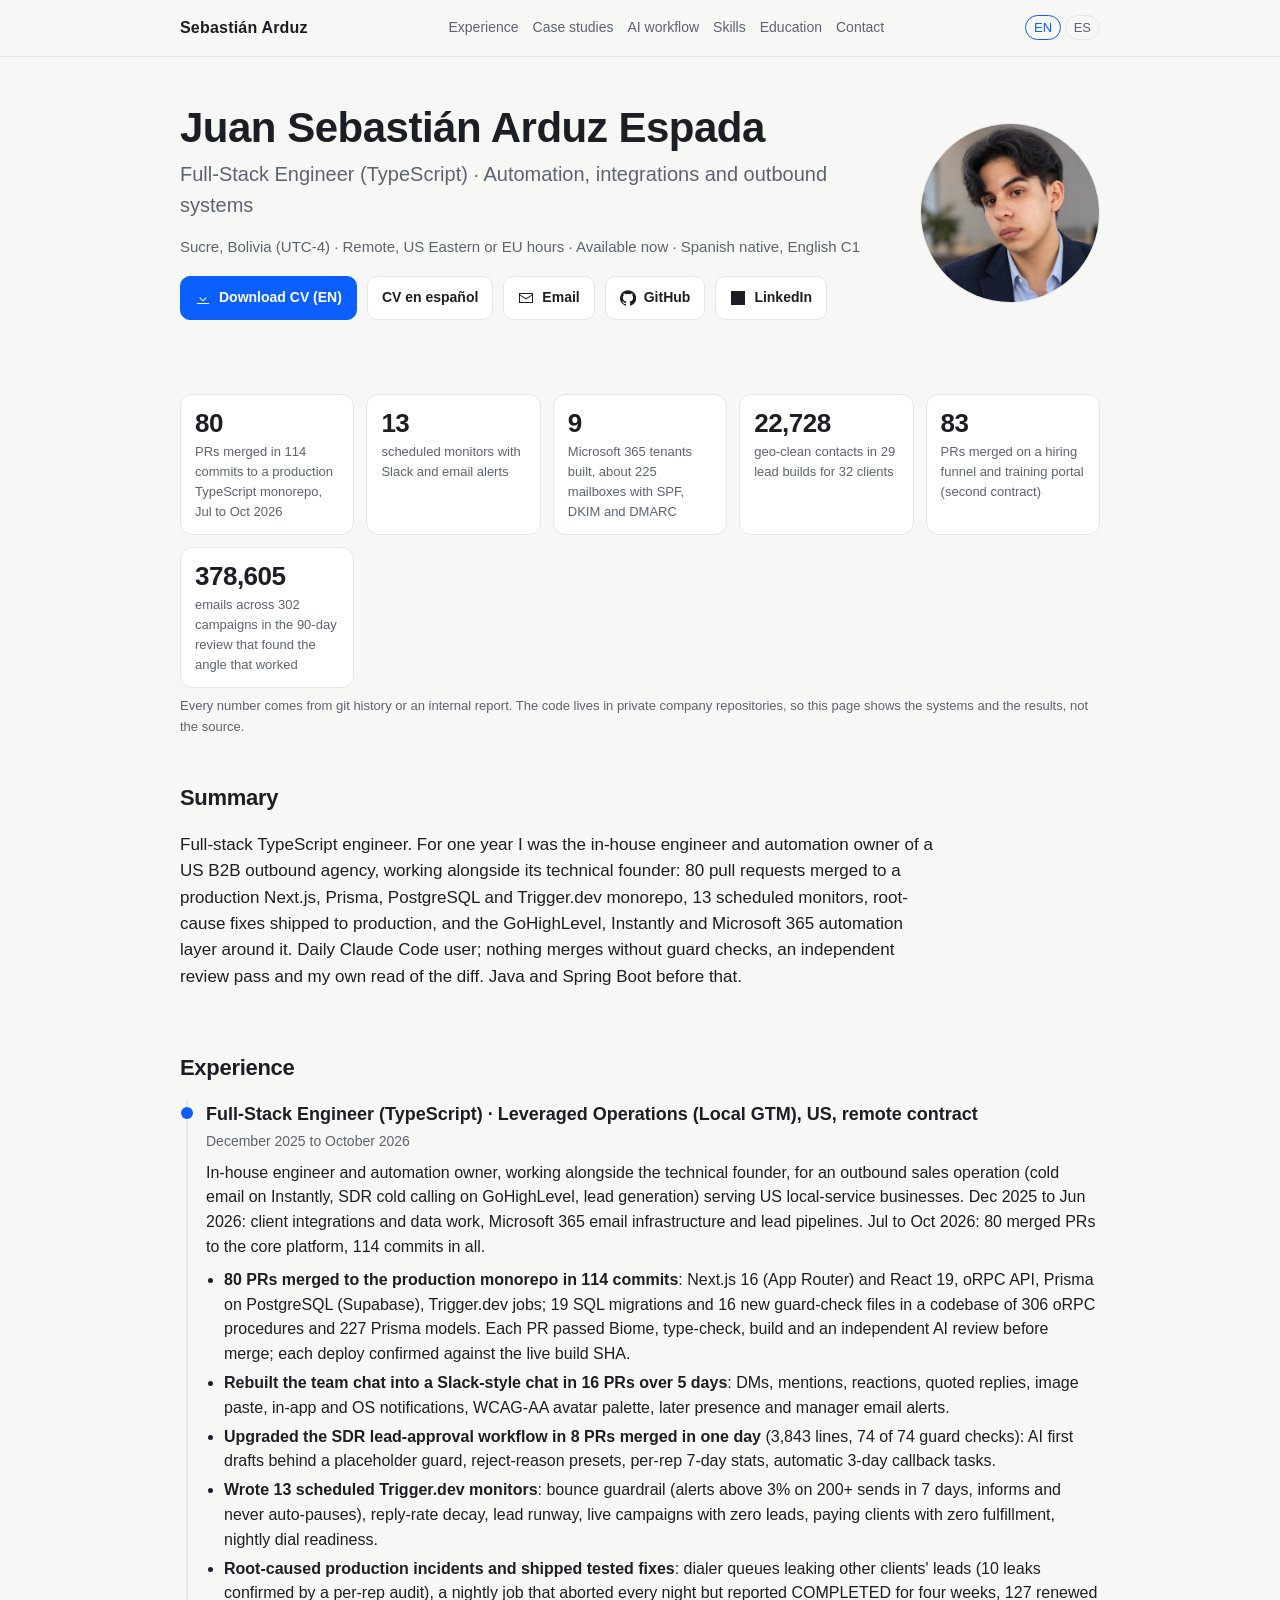
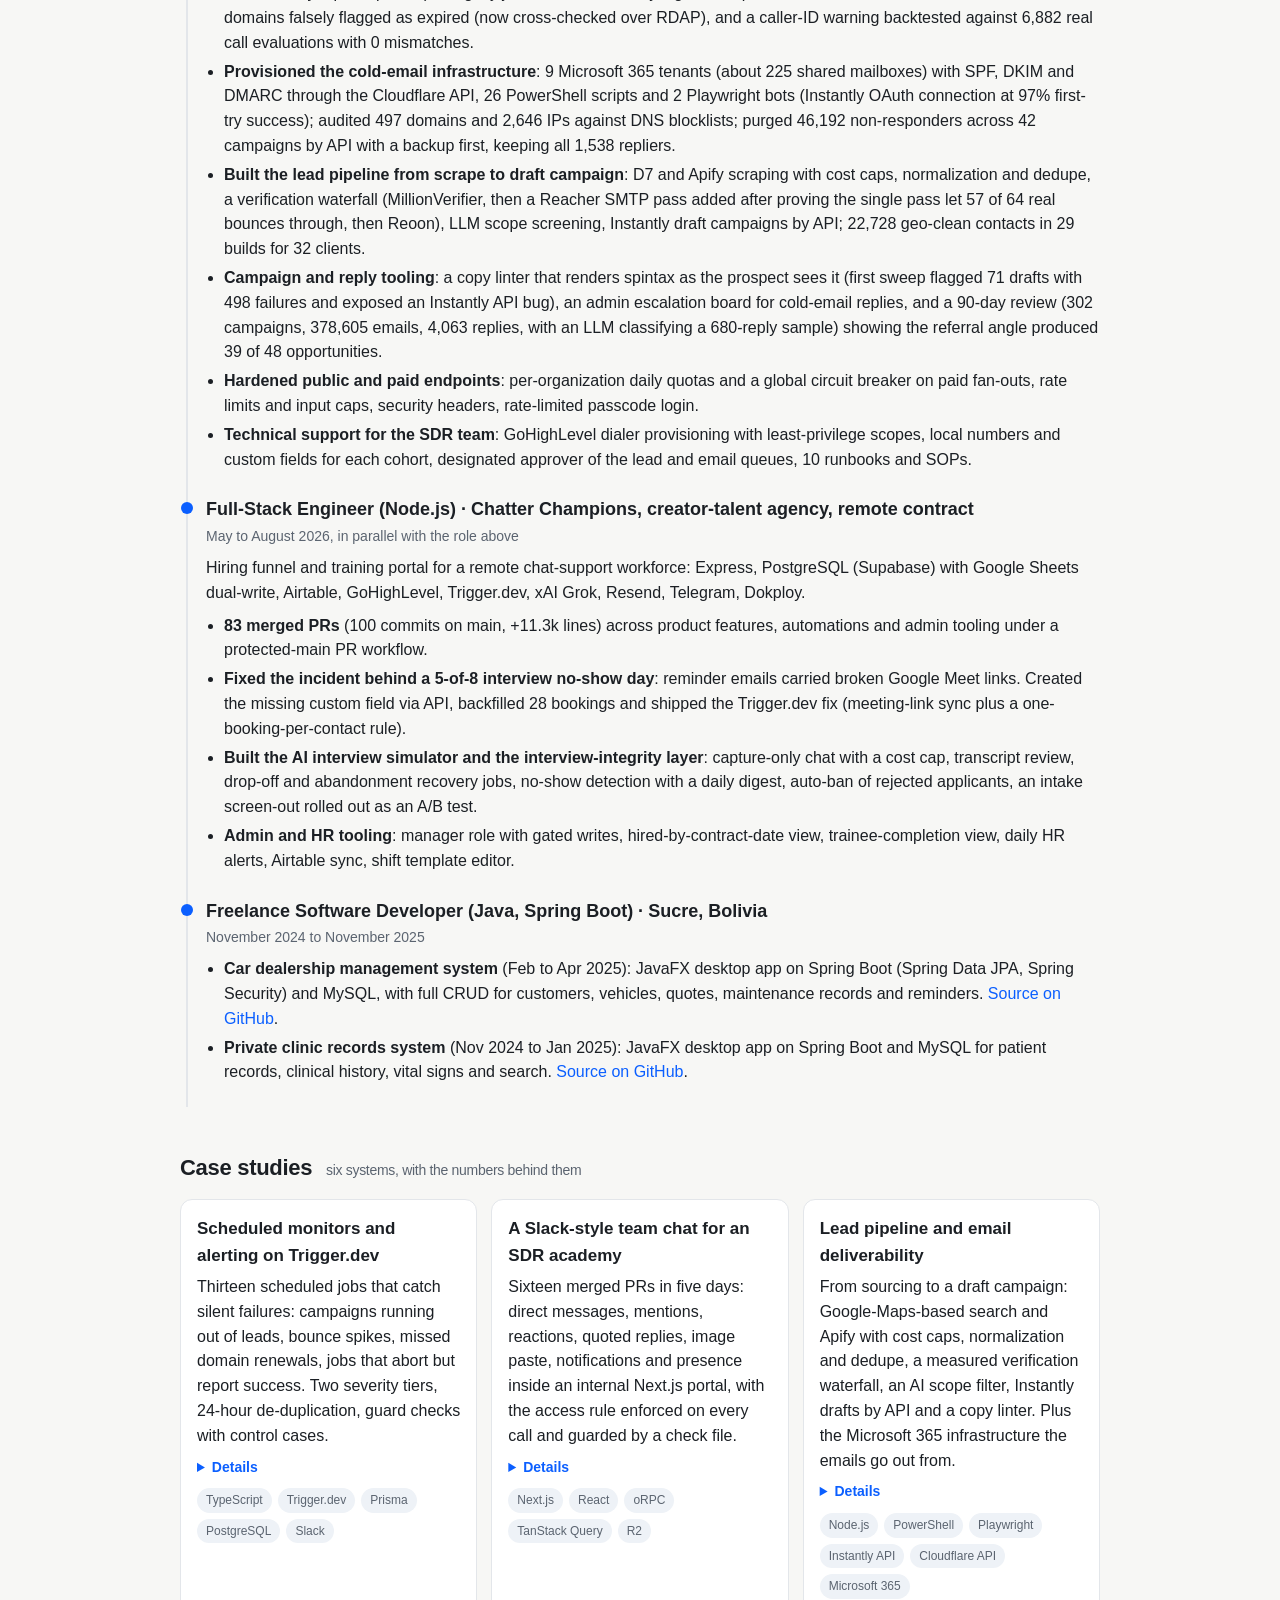
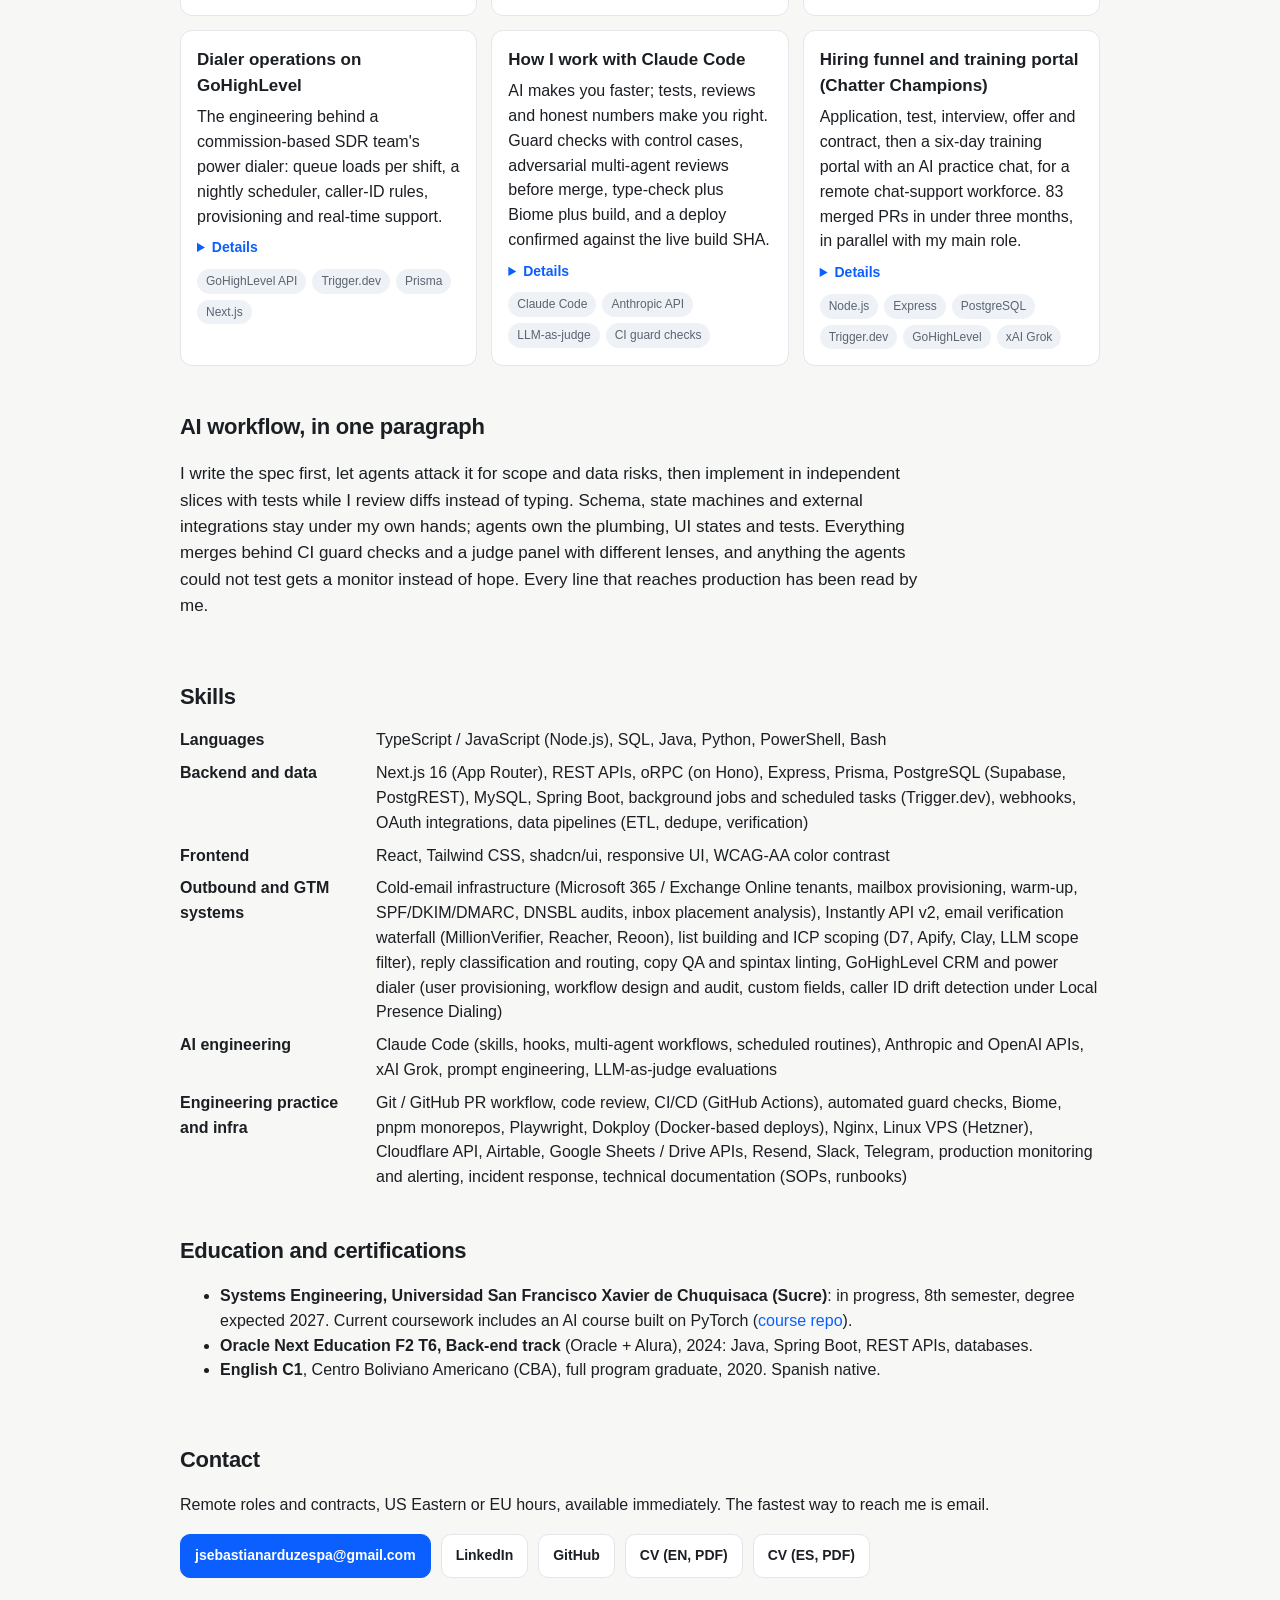
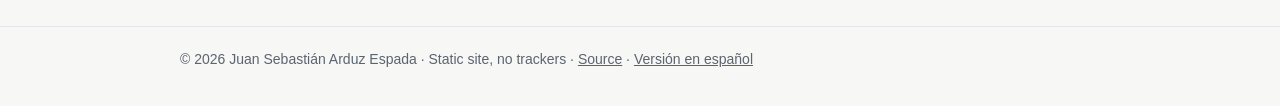
<file: index.html>
<!DOCTYPE html>
<html lang="en">
<head>
  <meta charset="utf-8">
  <meta name="viewport" content="width=device-width, initial-scale=1">
  <title>Sebastián Arduz · Full-Stack Engineer (TypeScript)</title>
  <meta name="description" content="Juan Sebastián Arduz Espada, full-stack TypeScript engineer in Sucre, Bolivia (UTC-4). Automation, integrations and outbound systems: 80 merged PRs to a production Next.js, Prisma and Trigger.dev monorepo, 13 scheduled monitors, cold-email infrastructure and lead pipelines.">
  <link rel="canonical" href="https://sebillasxd2.github.io/PortafolioWeb/">
  <link rel="alternate" hreflang="en" href="https://sebillasxd2.github.io/PortafolioWeb/">
  <link rel="alternate" hreflang="es" href="https://sebillasxd2.github.io/PortafolioWeb/es/">
  <meta property="og:type" content="profile">
  <meta property="og:title" content="Sebastián Arduz · Full-Stack Engineer (TypeScript)">
  <meta property="og:description" content="Automation, integrations and outbound systems. 80 merged PRs to a production TypeScript monorepo, 13 scheduled monitors, cold-email infrastructure for 9 Microsoft 365 tenants, lead pipelines for 32 clients.">
  <meta property="og:url" content="https://sebillasxd2.github.io/PortafolioWeb/">
  <meta property="og:image" content="https://sebillasxd2.github.io/PortafolioWeb/assets/img/sebastian-v2.jpg">
  <meta name="twitter:card" content="summary">
  <link rel="icon" href="assets/img/favicon.png">
  <link rel="apple-touch-icon" href="assets/img/apple-touch-icon.png">
  <link rel="stylesheet" href="assets/css/site.css">
</head>
<body>
  <header class="topbar">
    <div class="wrap">
      <a class="brand" href="#top">Sebastián Arduz</a>
      <nav class="nav" aria-label="Sections">
        <a href="#experience">Experience</a>
        <a href="#work">Case studies</a>
        <a href="#ai">AI workflow</a>
        <a href="#skills">Skills</a>
        <a href="#education">Education</a>
        <a href="#contact">Contact</a>
      </nav>
      <div class="lang"><a href="./" aria-current="true" lang="en">EN</a> <a href="es/" lang="es">ES</a></div>
    </div>
  </header>

  <main class="wrap" id="top">
    <section class="hero" aria-labelledby="name">
      <div>
        <h1 id="name">Juan Sebastián Arduz Espada</h1>
        <p class="role">Full-Stack Engineer (TypeScript) · Automation, integrations and outbound systems</p>
        <p class="meta">Sucre, Bolivia (UTC-4) · Remote, US Eastern or EU hours · Available now · Spanish native, English C1</p>
        <div class="actions">
          <a class="btn primary" href="assets/docs/CV_Sebastian_Arduz_EN.pdf" download><svg viewBox="0 0 16 16" aria-hidden="true"><path d="M8 1v9.2l3-3 .7.7L8 11.6 4.3 7.9l.7-.7 3 3V1h0zM2 13h12v1H2z"/></svg>Download CV (EN)</a>
          <a class="btn" href="assets/docs/CV_Sebastian_Arduz_ES.pdf" download>CV en español</a>
          <a class="btn" href="mailto:jsebastianarduzespa@gmail.com"><svg viewBox="0 0 16 16" aria-hidden="true"><path d="M1 3h14v10H1zm1 1v.4l6 3.8 6-3.8V4zm12 1.6-6 3.8-6-3.8V12h12z"/></svg>Email</a>
          <a class="btn" href="https://github.com/Sebillasxd2" rel="me noopener" target="_blank"><svg viewBox="0 0 16 16" aria-hidden="true"><path d="M8 .2a8 8 0 0 0-2.5 15.6c.4.1.5-.2.5-.4v-1.5c-2.2.5-2.7-1-2.7-1-.4-.9-.9-1.2-.9-1.2-.7-.5.1-.5.1-.5.8.1 1.2.8 1.2.8.7 1.3 1.9.9 2.3.7.1-.5.3-.9.5-1.1-1.8-.2-3.6-.9-3.6-4 0-.9.3-1.6.8-2.1-.1-.2-.4-1 .1-2.1 0 0 .7-.2 2.2.8a7.5 7.5 0 0 1 4 0c1.5-1 2.2-.8 2.2-.8.5 1.1.2 1.9.1 2.1.5.5.8 1.2.8 2.1 0 3.1-1.9 3.8-3.6 4 .3.3.6.8.6 1.5v2.3c0 .2.1.5.6.4A8 8 0 0 0 8 .2z"/></svg>GitHub</a>
          <a class="btn" href="https://www.linkedin.com/in/sebastian-arduz-46863a265" rel="me noopener" target="_blank"><svg viewBox="0 0 16 16" aria-hidden="true"><path d="M1 1h14v14H1zm2.2 5.2h2.1V13H3.2zM4.3 3.2a1.2 1.2 0 1 1 0 2.4 1.2 1.2 0 0 1 0-2.4zM6.7 6.2h2v.9c.3-.5 1-1.1 2.1-1.1 2.2 0 2.6 1.5 2.6 3.3V13h-2.1V9.7c0-.8 0-1.8-1.1-1.8s-1.3.9-1.3 1.8V13H6.7z"/></svg>LinkedIn</a>
        </div>
      </div>
      <img class="photo" src="assets/img/sebastian-v2.jpg" alt="Portrait of Juan Sebastián Arduz Espada" width="180" height="180">
    </section>

    <section aria-label="Verified numbers">
      <div class="proof">
        <div class="stat"><div class="n">80</div><div class="l">PRs merged in 114 commits to a production TypeScript monorepo, Jul to Oct 2026</div></div>
        <div class="stat"><div class="n">13</div><div class="l">scheduled monitors with Slack and email alerts</div></div>
        <div class="stat"><div class="n">9</div><div class="l">Microsoft 365 tenants built, about 225 mailboxes with SPF, DKIM and DMARC</div></div>
        <div class="stat"><div class="n">22,728</div><div class="l">geo-clean contacts in 29 lead builds for 32 clients</div></div>
        <div class="stat"><div class="n">83</div><div class="l">PRs merged on a hiring funnel and training portal (second contract)</div></div>
        <div class="stat"><div class="n">378,605</div><div class="l">emails across 302 campaigns in the 90-day review that found the angle that worked</div></div>
      </div>
      <p class="proof-note">Every number comes from git history or an internal report. The code lives in private company repositories, so this page shows the systems and the results, not the source.</p>
    </section>

    <section id="about" aria-labelledby="about-h">
      <h2 id="about-h">Summary</h2>
      <p class="lead">Full-stack TypeScript engineer. For one year I was the in-house engineer and automation owner of a US B2B outbound agency, working alongside its technical founder: 80 pull requests merged to a production Next.js, Prisma, PostgreSQL and Trigger.dev monorepo, 13 scheduled monitors, root-cause fixes shipped to production, and the GoHighLevel, Instantly and Microsoft 365 automation layer around it. Daily Claude Code user; nothing merges without guard checks, an independent review pass and my own read of the diff. Java and Spring Boot before that.</p>
    </section>

    <section id="experience" aria-labelledby="exp-h">
      <h2 id="exp-h">Experience</h2>

      <article class="job">
        <h3>Full-Stack Engineer (TypeScript) · Leveraged Operations (Local GTM), US, remote contract</h3>
        <p class="when">December 2025 to October 2026</p>
        <p>In-house engineer and automation owner, working alongside the technical founder, for an outbound sales operation (cold email on Instantly, SDR cold calling on GoHighLevel, lead generation) serving US local-service businesses. Dec 2025 to Jun 2026: client integrations and data work, Microsoft 365 email infrastructure and lead pipelines. Jul to Oct 2026: 80 merged PRs to the core platform, 114 commits in all.</p>
        <ul>
          <li><strong>80 PRs merged to the production monorepo in 114 commits</strong>: Next.js 16 (App Router) and React 19, oRPC API, Prisma on PostgreSQL (Supabase), Trigger.dev jobs; 19 SQL migrations and 16 new guard-check files in a codebase of 306 oRPC procedures and 227 Prisma models. Each PR passed Biome, type-check, build and an independent AI review before merge; each deploy confirmed against the live build SHA.</li>
          <li><strong>Rebuilt the team chat into a Slack-style chat in 16 PRs over 5 days</strong>: DMs, mentions, reactions, quoted replies, image paste, in-app and OS notifications, WCAG-AA avatar palette, later presence and manager email alerts.</li>
          <li><strong>Upgraded the SDR lead-approval workflow in 8 PRs merged in one day</strong> (3,843 lines, 74 of 74 guard checks): AI first drafts behind a placeholder guard, reject-reason presets, per-rep 7-day stats, automatic 3-day callback tasks.</li>
          <li><strong>Wrote 13 scheduled Trigger.dev monitors</strong>: bounce guardrail (alerts above 3% on 200+ sends in 7 days, informs and never auto-pauses), reply-rate decay, lead runway, live campaigns with zero leads, paying clients with zero fulfillment, nightly dial readiness.</li>
          <li><strong>Root-caused production incidents and shipped tested fixes</strong>: dialer queues leaking other clients' leads (10 leaks confirmed by a per-rep audit), a nightly job that aborted every night but reported COMPLETED for four weeks, 127 renewed domains falsely flagged as expired (now cross-checked over RDAP), and a caller-ID warning backtested against 6,882 real call evaluations with 0 mismatches.</li>
          <li><strong>Provisioned the cold-email infrastructure</strong>: 9 Microsoft 365 tenants (about 225 shared mailboxes) with SPF, DKIM and DMARC through the Cloudflare API, 26 PowerShell scripts and 2 Playwright bots (Instantly OAuth connection at 97% first-try success); audited 497 domains and 2,646 IPs against DNS blocklists; purged 46,192 non-responders across 42 campaigns by API with a backup first, keeping all 1,538 repliers.</li>
          <li><strong>Built the lead pipeline from scrape to draft campaign</strong>: D7 and Apify scraping with cost caps, normalization and dedupe, a verification waterfall (MillionVerifier, then a Reacher SMTP pass added after proving the single pass let 57 of 64 real bounces through, then Reoon), LLM scope screening, Instantly draft campaigns by API; 22,728 geo-clean contacts in 29 builds for 32 clients.</li>
          <li><strong>Campaign and reply tooling</strong>: a copy linter that renders spintax as the prospect sees it (first sweep flagged 71 drafts with 498 failures and exposed an Instantly API bug), an admin escalation board for cold-email replies, and a 90-day review (302 campaigns, 378,605 emails, 4,063 replies, with an LLM classifying a 680-reply sample) showing the referral angle produced 39 of 48 opportunities.</li>
          <li><strong>Hardened public and paid endpoints</strong>: per-organization daily quotas and a global circuit breaker on paid fan-outs, rate limits and input caps, security headers, rate-limited passcode login.</li>
          <li><strong>Technical support for the SDR team</strong>: GoHighLevel dialer provisioning with least-privilege scopes, local numbers and custom fields for each cohort, designated approver of the lead and email queues, 10 runbooks and SOPs.</li>
        </ul>
      </article>

      <article class="job">
        <h3>Full-Stack Engineer (Node.js) · Chatter Champions, creator-talent agency, remote contract</h3>
        <p class="when">May to August 2026, in parallel with the role above</p>
        <p>Hiring funnel and training portal for a remote chat-support workforce: Express, PostgreSQL (Supabase) with Google Sheets dual-write, Airtable, GoHighLevel, Trigger.dev, xAI Grok, Resend, Telegram, Dokploy.</p>
        <ul>
          <li><strong>83 merged PRs</strong> (100 commits on main, +11.3k lines) across product features, automations and admin tooling under a protected-main PR workflow.</li>
          <li><strong>Fixed the incident behind a 5-of-8 interview no-show day</strong>: reminder emails carried broken Google Meet links. Created the missing custom field via API, backfilled 28 bookings and shipped the Trigger.dev fix (meeting-link sync plus a one-booking-per-contact rule).</li>
          <li><strong>Built the AI interview simulator and the interview-integrity layer</strong>: capture-only chat with a cost cap, transcript review, drop-off and abandonment recovery jobs, no-show detection with a daily digest, auto-ban of rejected applicants, an intake screen-out rolled out as an A/B test.</li>
          <li><strong>Admin and HR tooling</strong>: manager role with gated writes, hired-by-contract-date view, trainee-completion view, daily HR alerts, Airtable sync, shift template editor.</li>
        </ul>
      </article>

      <article class="job">
        <h3>Freelance Software Developer (Java, Spring Boot) · Sucre, Bolivia</h3>
        <p class="when">November 2024 to November 2025</p>
        <ul>
          <li><strong>Car dealership management system</strong> (Feb to Apr 2025): JavaFX desktop app on Spring Boot (Spring Data JPA, Spring Security) and MySQL, with full CRUD for customers, vehicles, quotes, maintenance records and reminders. <a href="https://github.com/Sebillasxd2/ConcesionariaVehiculos" target="_blank" rel="noopener">Source on GitHub</a>.</li>
          <li><strong>Private clinic records system</strong> (Nov 2024 to Jan 2025): JavaFX desktop app on Spring Boot and MySQL for patient records, clinical history, vital signs and search. <a href="https://github.com/Sebillasxd2/ConsultorioMedico" target="_blank" rel="noopener">Source on GitHub</a>.</li>
        </ul>
      </article>
    </section>

    <section id="work" aria-labelledby="work-h">
      <h2 id="work-h">Case studies <small>six systems, with the numbers behind them</small></h2>
      <div class="grid">
        <article class="card">
          <h3>Scheduled monitors and alerting on Trigger.dev</h3>
          <p>Thirteen scheduled jobs that catch silent failures: campaigns running out of leads, bounce spikes, missed domain renewals, jobs that abort but report success. Two severity tiers, 24-hour de-duplication, guard checks with control cases.</p>
          <details><summary>Details</summary>
            <ul>
              <li>Domain renewal sync cross-checked over RDAP: a shadow run took the "expired" count from 128 to 1 (127 domains carrying 281 active mailboxes).</li>
              <li>A nightly job had aborted every night for four weeks while reading COMPLETED; aborts now fail visibly without a retry storm.</li>
              <li>Caller-ID rule backtested against 6,882 real call evaluations with 0 mismatches before going live.</li>
              <li>Lesson: alert on rates, not counts, and make "clear" distinguishable from "broken".</li>
            </ul>
          </details>
          <div class="tags"><span class="tag">TypeScript</span><span class="tag">Trigger.dev</span><span class="tag">Prisma</span><span class="tag">PostgreSQL</span><span class="tag">Slack</span></div>
        </article>

        <article class="card">
          <h3>A Slack-style team chat for an SDR academy</h3>
          <p>Sixteen merged PRs in five days: direct messages, mentions, reactions, quoted replies, image paste, notifications and presence inside an internal Next.js portal, with the access rule enforced on every call and guarded by a check file.</p>
          <details><summary>Details</summary>
            <ul>
              <li>Rooms derived from the user's profile, no membership table; DMs keyed by the two sorted user ids so both sides open the same room without a migration.</li>
              <li>Notifications with zero extra requests: the portal already polled unread state, so the tab title, a toast, an OS notification and a chime hang off that poll.</li>
              <li>Presence shipped behind a kill switch that is on by default, because production environment variables were out of reach.</li>
            </ul>
          </details>
          <div class="tags"><span class="tag">Next.js</span><span class="tag">React</span><span class="tag">oRPC</span><span class="tag">TanStack Query</span><span class="tag">R2</span></div>
        </article>

        <article class="card">
          <h3>Lead pipeline and email deliverability</h3>
          <p>From sourcing to a draft campaign: Google-Maps-based search and Apify with cost caps, normalization and dedupe, a measured verification waterfall, an AI scope filter, Instantly drafts by API and a copy linter. Plus the Microsoft 365 infrastructure the emails go out from.</p>
          <details><summary>Details</summary>
            <ul>
              <li>A single verifier pass let 57 of 64 real bounces through, so a second SMTP pass was added (it catches about 17% of bounces) and a third tool tested against labeled ground truth, 25 of 25.</li>
              <li>22,728 geo-clean contacts in 29 builds for 32 clients, 27 of 29 passing a 40-row spot-check with controls.</li>
              <li>Nine Microsoft 365 tenants from zero, about 225 shared mailboxes, DNS written through the Cloudflare API, 26 PowerShell scripts, 2 Playwright bots, OAuth connection at 97% first-try success.</li>
              <li>DNSBL audit of 497 domains and 2,646 relay IPs: the listings sat on domains, not on sending IPs. Placement study over about 1.5M emails: 47.4% spam when SPF or DMARC failed versus 3.2% when they passed.</li>
              <li>Self-hosted contact database: PostgreSQL 16 behind PostgREST and Nginx with TLS, one query tuned from 10.3 s to 0.26 s.</li>
            </ul>
          </details>
          <div class="tags"><span class="tag">Node.js</span><span class="tag">PowerShell</span><span class="tag">Playwright</span><span class="tag">Instantly API</span><span class="tag">Cloudflare API</span><span class="tag">Microsoft 365</span></div>
        </article>

        <article class="card">
          <h3>Dialer operations on GoHighLevel</h3>
          <p>The engineering behind a commission-based SDR team's power dialer: queue loads per shift, a nightly scheduler, caller-ID rules, provisioning and real-time support.</p>
          <details><summary>Details</summary>
            <ul>
              <li>Queues leaking other clients' leads: a 36-agent adversarial audit confirmed 10 distinct leaks; the fix shipped the same day it was measured, after three review rounds.</li>
              <li>Caller ID: 93% of calls were going out on the shared default line; after correcting 24 briefs and rebuilding the warning for Local Presence Dialing, default-line use fell to 0 to 4%.</li>
              <li>Scheduler guards: never auto-dial a client without a number or a brief, respect booked time off, list every skip in the nightly email.</li>
              <li>Provisioning: local numbers bought and assigned through the API, least-privilege users for each cohort, an offboarding script that revokes access across six surfaces and is dry-run by default.</li>
            </ul>
          </details>
          <div class="tags"><span class="tag">GoHighLevel API</span><span class="tag">Trigger.dev</span><span class="tag">Prisma</span><span class="tag">Next.js</span></div>
        </article>

        <article class="card">
          <h3>How I work with Claude Code</h3>
          <p>AI makes you faster; tests, reviews and honest numbers make you right. Guard checks with control cases, adversarial multi-agent reviews before merge, type-check plus Biome plus build, and a deploy confirmed against the live build SHA.</p>
          <details><summary>Details</summary>
            <ul>
              <li>A 15-agent review of a lead-magnet calculator found 6 real bugs in the first commit, all fixed before merge.</li>
              <li>Authored skills with their own regression suites: a cold-email copy reviewer with the company's 13 hard rules and a 9-case harness graded against 365 real campaigns; a positive-reply triage skill. 62 ops scripts that load their own keys, 10 role runbooks.</li>
              <li>A monorepo index (306 oRPC procedures, 227 Prisma models) that cut the agent bootstrap file from 921 to 463 lines, and a code graph measured in a 16-run A/B: it helps "who calls this" lookups and hurts end-to-end traces, so it is used only where it wins.</li>
              <li>Multi-agent workflows where one pass is not enough: 10 scoping agents plus 2 auditors, 24 judges for copy QA, 36 agents for the dialer audit.</li>
            </ul>
          </details>
          <div class="tags"><span class="tag">Claude Code</span><span class="tag">Anthropic API</span><span class="tag">LLM-as-judge</span><span class="tag">CI guard checks</span></div>
        </article>

        <article class="card">
          <h3>Hiring funnel and training portal (Chatter Champions)</h3>
          <p>Application, test, interview, offer and contract, then a six-day training portal with an AI practice chat, for a remote chat-support workforce. 83 merged PRs in under three months, in parallel with my main role.</p>
          <details><summary>Details</summary>
            <ul>
              <li>Fast-track interview simulator: capture-only AI chat with a per-run cost cap, transcript review with a hire or not-a-fit decision, drop-off recovery and a five-day abandonment job. Twenty PRs in two days once the design was agreed.</li>
              <li>Interview integrity: serial-rescheduler tracking, automatic no-show detection with a daily digest, auto-ban of rejected or no-show applicants, an intake screen-out rolled out as an A/B from 30% to 100% of traffic.</li>
              <li>The incident: five of eight interviews no-showed because reminder emails carried a broken meeting link. Confirmed the data, created the missing custom field through the API, backfilled 28 bookings, shipped the fix, and corrected my own first status message with the client the same day.</li>
            </ul>
          </details>
          <div class="tags"><span class="tag">Node.js</span><span class="tag">Express</span><span class="tag">PostgreSQL</span><span class="tag">Trigger.dev</span><span class="tag">GoHighLevel</span><span class="tag">xAI Grok</span></div>
        </article>
      </div>
    </section>

    <section id="ai" aria-labelledby="ai-h">
      <h2 id="ai-h">AI workflow, in one paragraph</h2>
      <p class="lead">I write the spec first, let agents attack it for scope and data risks, then implement in independent slices with tests while I review diffs instead of typing. Schema, state machines and external integrations stay under my own hands; agents own the plumbing, UI states and tests. Everything merges behind CI guard checks and a judge panel with different lenses, and anything the agents could not test gets a monitor instead of hope. Every line that reaches production has been read by me.</p>
    </section>

    <section id="skills" class="skills" aria-labelledby="skills-h">
      <h2 id="skills-h">Skills</h2>
      <dl>
        <dt>Languages</dt><dd>TypeScript / JavaScript (Node.js), SQL, Java, Python, PowerShell, Bash</dd>
        <dt>Backend and data</dt><dd>Next.js 16 (App Router), REST APIs, oRPC (on Hono), Express, Prisma, PostgreSQL (Supabase, PostgREST), MySQL, Spring Boot, background jobs and scheduled tasks (Trigger.dev), webhooks, OAuth integrations, data pipelines (ETL, dedupe, verification)</dd>
        <dt>Frontend</dt><dd>React, Tailwind CSS, shadcn/ui, responsive UI, WCAG-AA color contrast</dd>
        <dt>Outbound and GTM systems</dt><dd>Cold-email infrastructure (Microsoft 365 / Exchange Online tenants, mailbox provisioning, warm-up, SPF/DKIM/DMARC, DNSBL audits, inbox placement analysis), Instantly API v2, email verification waterfall (MillionVerifier, Reacher, Reoon), list building and ICP scoping (D7, Apify, Clay, LLM scope filter), reply classification and routing, copy QA and spintax linting, GoHighLevel CRM and power dialer (user provisioning, workflow design and audit, custom fields, caller ID drift detection under Local Presence Dialing)</dd>
        <dt>AI engineering</dt><dd>Claude Code (skills, hooks, multi-agent workflows, scheduled routines), Anthropic and OpenAI APIs, xAI Grok, prompt engineering, LLM-as-judge evaluations</dd>
        <dt>Engineering practice and infra</dt><dd>Git / GitHub PR workflow, code review, CI/CD (GitHub Actions), automated guard checks, Biome, pnpm monorepos, Playwright, Dokploy (Docker-based deploys), Nginx, Linux VPS (Hetzner), Cloudflare API, Airtable, Google Sheets / Drive APIs, Resend, Slack, Telegram, production monitoring and alerting, incident response, technical documentation (SOPs, runbooks)</dd>
      </dl>
    </section>

    <section id="education" aria-labelledby="edu-h">
      <h2 id="edu-h">Education and certifications</h2>
      <ul>
        <li><strong>Systems Engineering, Universidad San Francisco Xavier de Chuquisaca (Sucre)</strong>: in progress, 8th semester, degree expected 2027. Current coursework includes an AI course built on PyTorch (<a href="https://github.com/Sebillasxd2/SIS-420---IA" target="_blank" rel="noopener">course repo</a>).</li>
        <li><strong>Oracle Next Education F2 T6, Back-end track</strong> (Oracle + Alura), 2024: Java, Spring Boot, REST APIs, databases.</li>
        <li><strong>English C1</strong>, Centro Boliviano Americano (CBA), full program graduate, 2020. Spanish native.</li>
      </ul>
    </section>

    <section id="contact" class="contact" aria-labelledby="contact-h">
      <h2 id="contact-h">Contact</h2>
      <p>Remote roles and contracts, US Eastern or EU hours, available immediately. The fastest way to reach me is email.</p>
      <div class="actions">
        <a class="btn primary" href="mailto:jsebastianarduzespa@gmail.com">jsebastianarduzespa@gmail.com</a>
        <a class="btn" href="https://www.linkedin.com/in/sebastian-arduz-46863a265" target="_blank" rel="me noopener">LinkedIn</a>
        <a class="btn" href="https://github.com/Sebillasxd2" target="_blank" rel="me noopener">GitHub</a>
        <a class="btn" href="assets/docs/CV_Sebastian_Arduz_EN.pdf" download>CV (EN, PDF)</a>
        <a class="btn" href="assets/docs/CV_Sebastian_Arduz_ES.pdf" download>CV (ES, PDF)</a>
      </div>
    </section>
  </main>

  <footer>
    <div class="wrap">
      © 2026 Juan Sebastián Arduz Espada · Static site, no trackers · <a href="https://github.com/Sebillasxd2/PortafolioWeb" target="_blank" rel="noopener">Source</a> · <a href="es/" lang="es">Versión en español</a>
    </div>
  </footer>
</body>
</html>
</file>
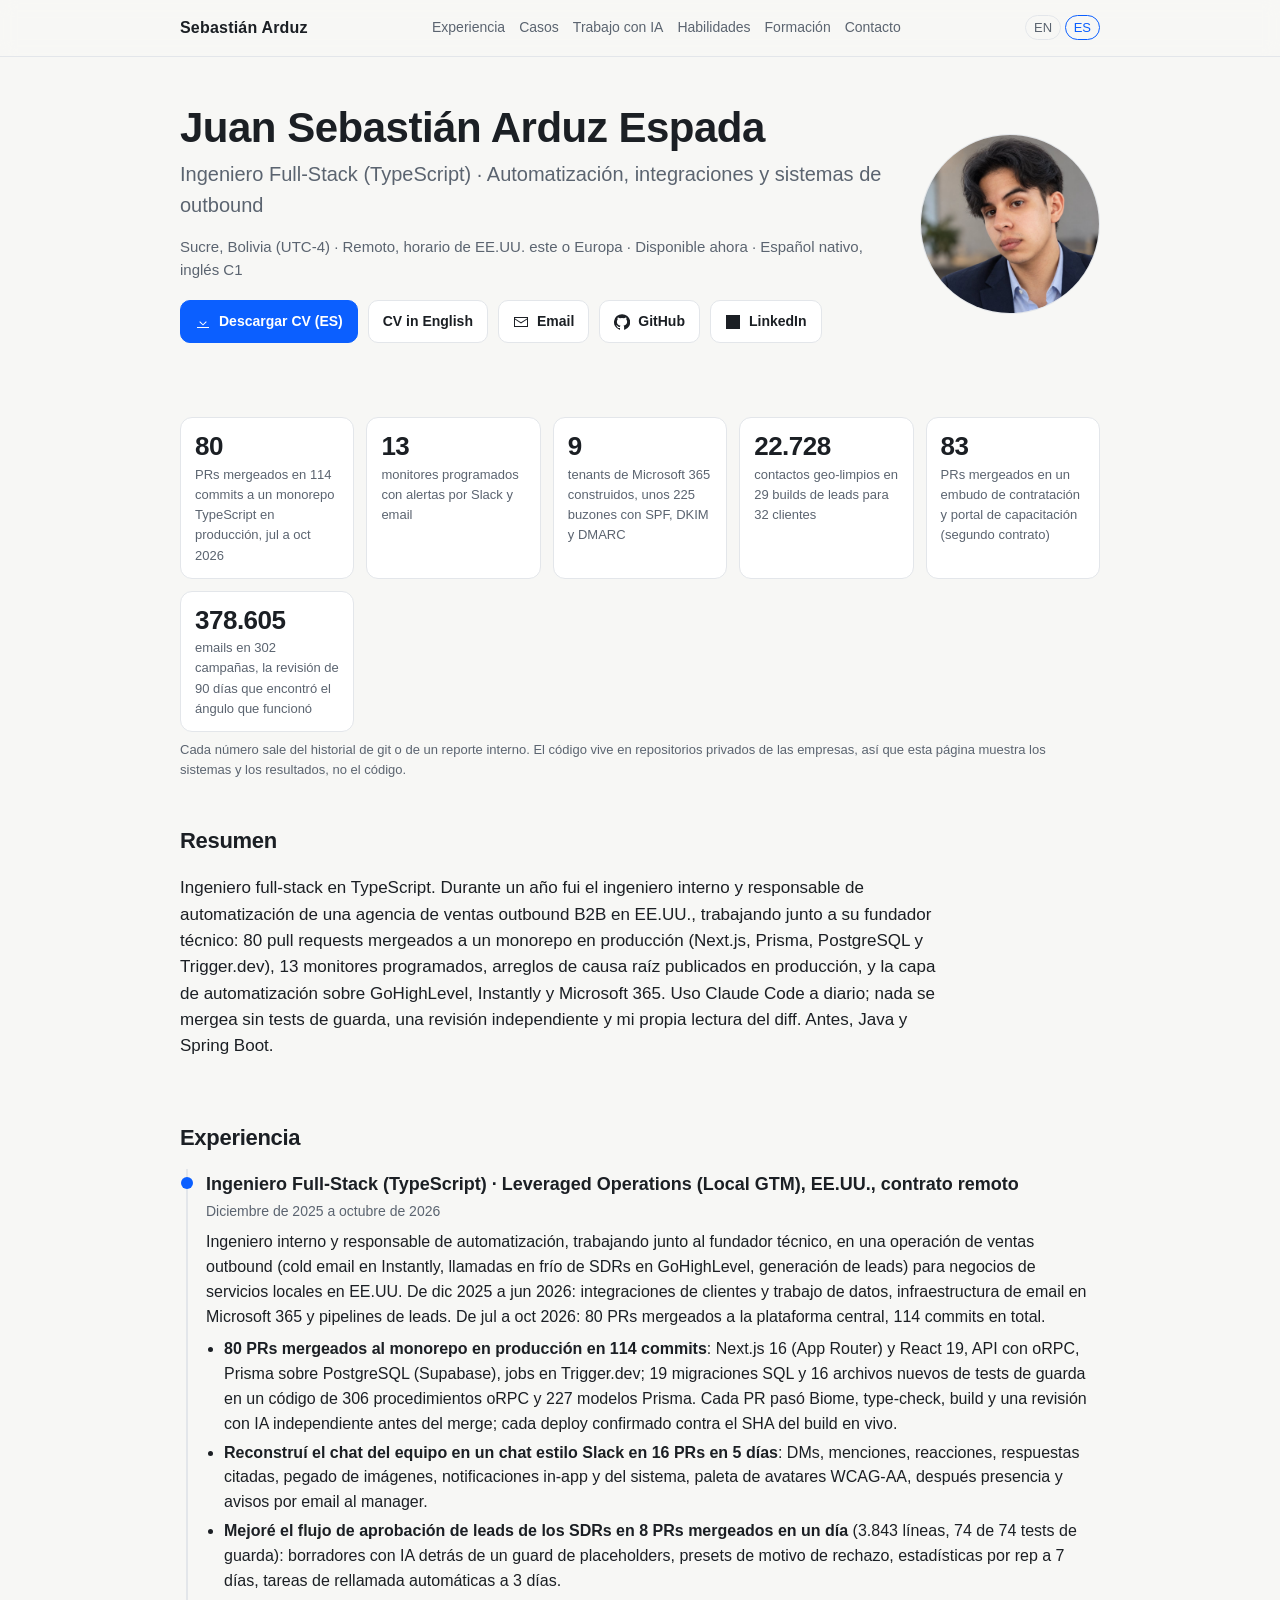
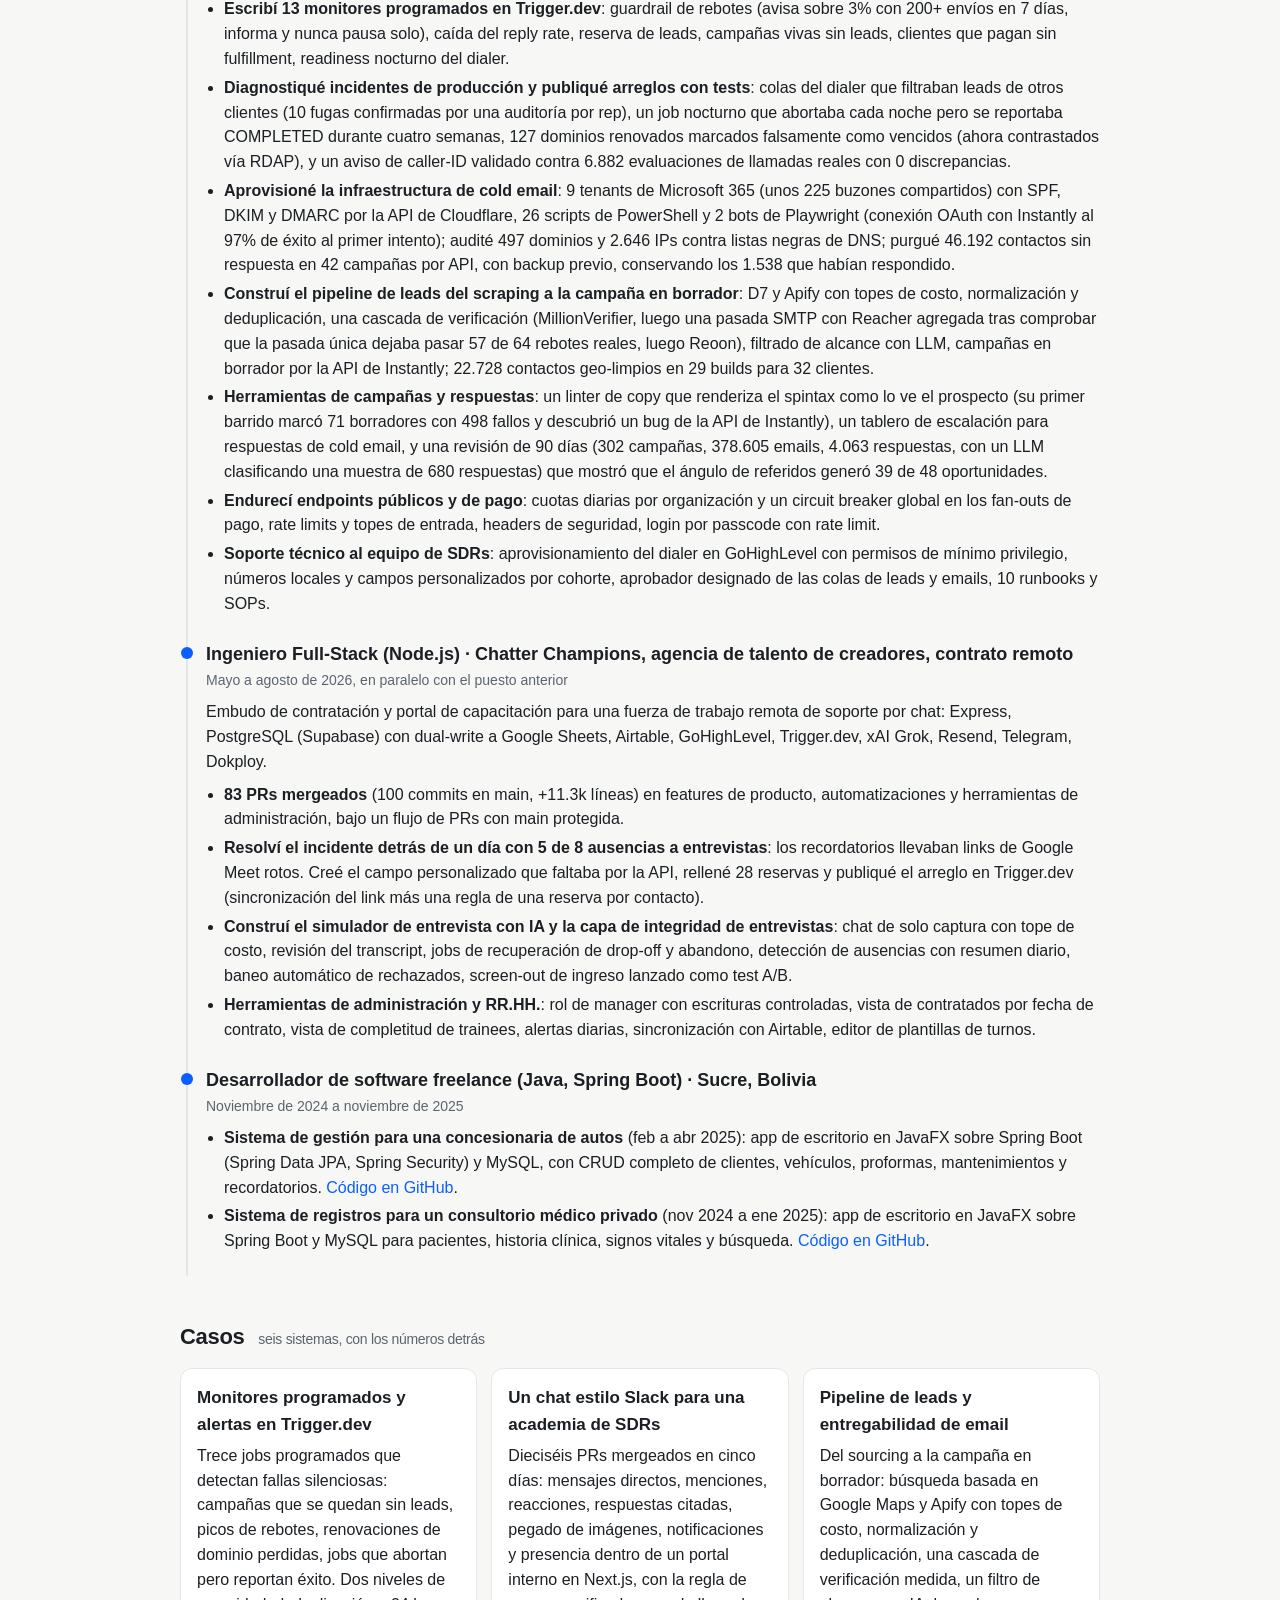
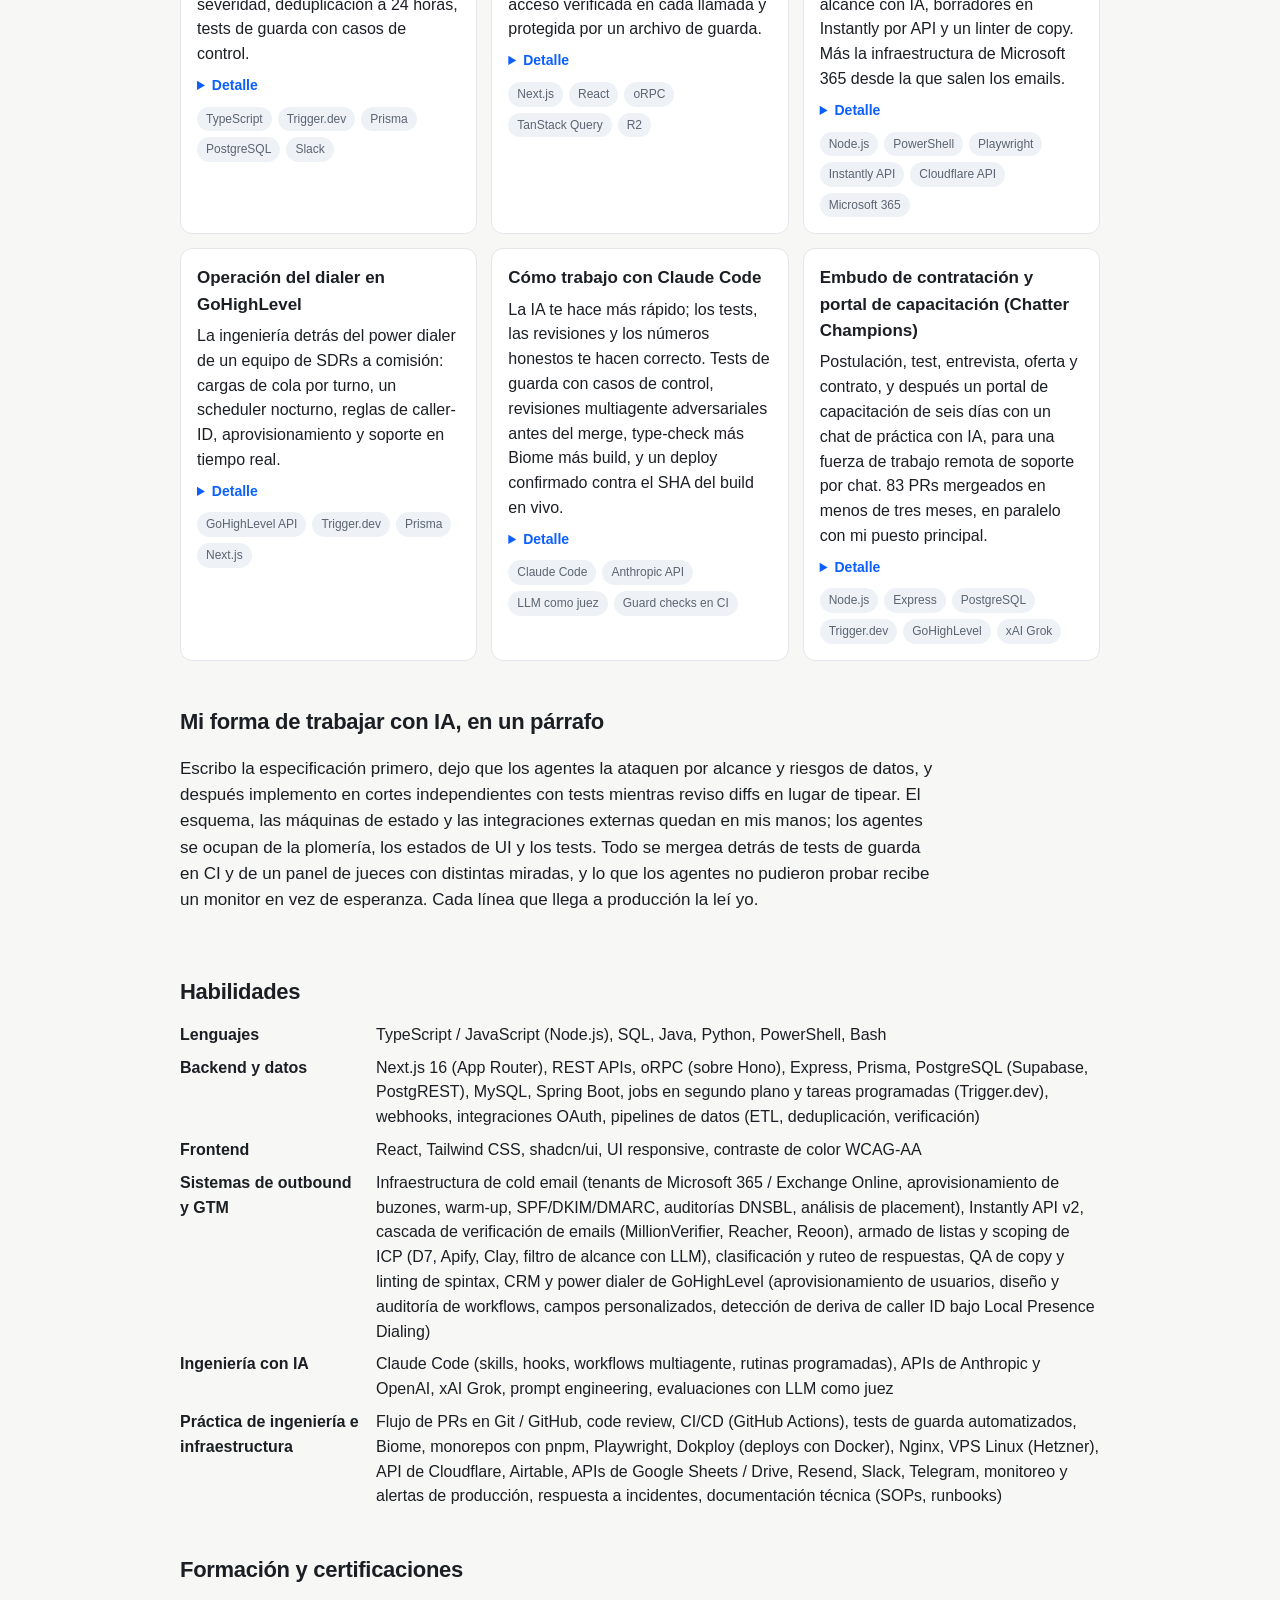
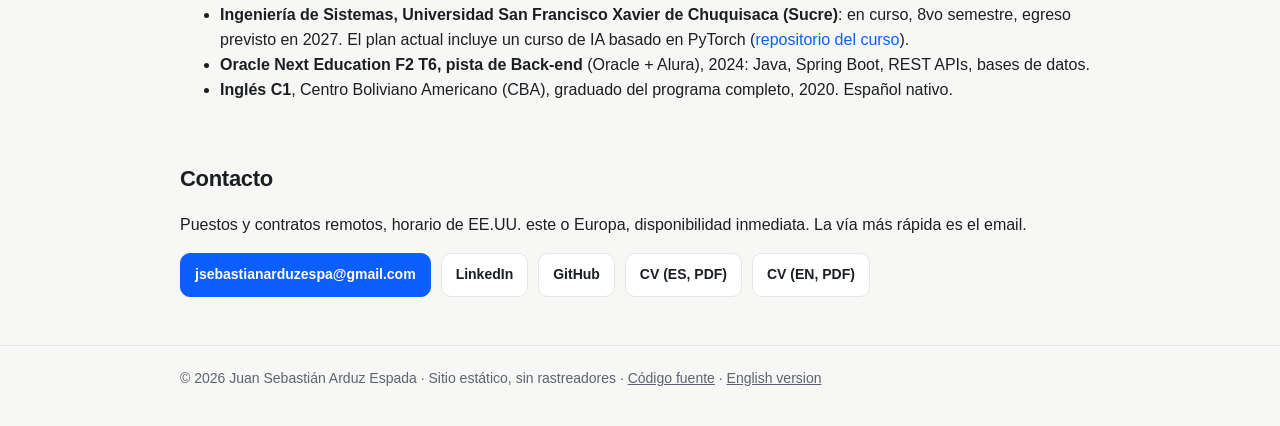
<file: es/index.html>
<!DOCTYPE html>
<html lang="es">
<head>
  <meta charset="utf-8">
  <meta name="viewport" content="width=device-width, initial-scale=1">
  <title>Sebastián Arduz · Ingeniero Full-Stack (TypeScript)</title>
  <meta name="description" content="Juan Sebastián Arduz Espada, ingeniero full-stack en TypeScript en Sucre, Bolivia (UTC-4). Automatización, integraciones y sistemas de outbound: 80 PRs mergeados a un monorepo en producción (Next.js, Prisma, Trigger.dev), 13 monitores programados, infraestructura de cold email y pipelines de leads.">
  <link rel="canonical" href="https://sebillasxd2.github.io/PortafolioWeb/es/">
  <link rel="alternate" hreflang="en" href="https://sebillasxd2.github.io/PortafolioWeb/">
  <link rel="alternate" hreflang="es" href="https://sebillasxd2.github.io/PortafolioWeb/es/">
  <meta property="og:type" content="profile">
  <meta property="og:title" content="Sebastián Arduz · Ingeniero Full-Stack (TypeScript)">
  <meta property="og:description" content="Automatización, integraciones y sistemas de outbound. 80 PRs mergeados a un monorepo TypeScript en producción, 13 monitores programados, infraestructura de cold email para 9 tenants de Microsoft 365, pipelines de leads para 32 clientes.">
  <meta property="og:url" content="https://sebillasxd2.github.io/PortafolioWeb/es/">
  <meta property="og:image" content="https://sebillasxd2.github.io/PortafolioWeb/assets/img/sebastian-v2.jpg">
  <meta name="twitter:card" content="summary">
  <link rel="icon" href="../assets/img/favicon.png">
  <link rel="apple-touch-icon" href="../assets/img/apple-touch-icon.png">
  <link rel="stylesheet" href="../assets/css/site.css">
</head>
<body>
  <header class="topbar">
    <div class="wrap">
      <a class="brand" href="#top">Sebastián Arduz</a>
      <nav class="nav" aria-label="Secciones">
        <a href="#experience">Experiencia</a>
        <a href="#work">Casos</a>
        <a href="#ai">Trabajo con IA</a>
        <a href="#skills">Habilidades</a>
        <a href="#education">Formación</a>
        <a href="#contact">Contacto</a>
      </nav>
      <div class="lang"><a href="../" lang="en">EN</a> <a href="./" aria-current="true" lang="es">ES</a></div>
    </div>
  </header>

  <main class="wrap" id="top">
    <section class="hero" aria-labelledby="name">
      <div>
        <h1 id="name">Juan Sebastián Arduz Espada</h1>
        <p class="role">Ingeniero Full-Stack (TypeScript) · Automatización, integraciones y sistemas de outbound</p>
        <p class="meta">Sucre, Bolivia (UTC-4) · Remoto, horario de EE.UU. este o Europa · Disponible ahora · Español nativo, inglés C1</p>
        <div class="actions">
          <a class="btn primary" href="../assets/docs/CV_Sebastian_Arduz_ES.pdf" download><svg viewBox="0 0 16 16" aria-hidden="true"><path d="M8 1v9.2l3-3 .7.7L8 11.6 4.3 7.9l.7-.7 3 3V1h0zM2 13h12v1H2z"/></svg>Descargar CV (ES)</a>
          <a class="btn" href="../assets/docs/CV_Sebastian_Arduz_EN.pdf" download>CV in English</a>
          <a class="btn" href="mailto:jsebastianarduzespa@gmail.com"><svg viewBox="0 0 16 16" aria-hidden="true"><path d="M1 3h14v10H1zm1 1v.4l6 3.8 6-3.8V4zm12 1.6-6 3.8-6-3.8V12h12z"/></svg>Email</a>
          <a class="btn" href="https://github.com/Sebillasxd2" rel="me noopener" target="_blank"><svg viewBox="0 0 16 16" aria-hidden="true"><path d="M8 .2a8 8 0 0 0-2.5 15.6c.4.1.5-.2.5-.4v-1.5c-2.2.5-2.7-1-2.7-1-.4-.9-.9-1.2-.9-1.2-.7-.5.1-.5.1-.5.8.1 1.2.8 1.2.8.7 1.3 1.9.9 2.3.7.1-.5.3-.9.5-1.1-1.8-.2-3.6-.9-3.6-4 0-.9.3-1.6.8-2.1-.1-.2-.4-1 .1-2.1 0 0 .7-.2 2.2.8a7.5 7.5 0 0 1 4 0c1.5-1 2.2-.8 2.2-.8.5 1.1.2 1.9.1 2.1.5.5.8 1.2.8 2.1 0 3.1-1.9 3.8-3.6 4 .3.3.6.8.6 1.5v2.3c0 .2.1.5.6.4A8 8 0 0 0 8 .2z"/></svg>GitHub</a>
          <a class="btn" href="https://www.linkedin.com/in/sebastian-arduz-46863a265" rel="me noopener" target="_blank"><svg viewBox="0 0 16 16" aria-hidden="true"><path d="M1 1h14v14H1zm2.2 5.2h2.1V13H3.2zM4.3 3.2a1.2 1.2 0 1 1 0 2.4 1.2 1.2 0 0 1 0-2.4zM6.7 6.2h2v.9c.3-.5 1-1.1 2.1-1.1 2.2 0 2.6 1.5 2.6 3.3V13h-2.1V9.7c0-.8 0-1.8-1.1-1.8s-1.3.9-1.3 1.8V13H6.7z"/></svg>LinkedIn</a>
        </div>
      </div>
      <img class="photo" src="../assets/img/sebastian-v2.jpg" alt="Retrato de Juan Sebastián Arduz Espada" width="180" height="180">
    </section>

    <section aria-label="Números verificados">
      <div class="proof">
        <div class="stat"><div class="n">80</div><div class="l">PRs mergeados en 114 commits a un monorepo TypeScript en producción, jul a oct 2026</div></div>
        <div class="stat"><div class="n">13</div><div class="l">monitores programados con alertas por Slack y email</div></div>
        <div class="stat"><div class="n">9</div><div class="l">tenants de Microsoft 365 construidos, unos 225 buzones con SPF, DKIM y DMARC</div></div>
        <div class="stat"><div class="n">22.728</div><div class="l">contactos geo-limpios en 29 builds de leads para 32 clientes</div></div>
        <div class="stat"><div class="n">83</div><div class="l">PRs mergeados en un embudo de contratación y portal de capacitación (segundo contrato)</div></div>
        <div class="stat"><div class="n">378.605</div><div class="l">emails en 302 campañas, la revisión de 90 días que encontró el ángulo que funcionó</div></div>
      </div>
      <p class="proof-note">Cada número sale del historial de git o de un reporte interno. El código vive en repositorios privados de las empresas, así que esta página muestra los sistemas y los resultados, no el código.</p>
    </section>

    <section id="about" aria-labelledby="about-h">
      <h2 id="about-h">Resumen</h2>
      <p class="lead">Ingeniero full-stack en TypeScript. Durante un año fui el ingeniero interno y responsable de automatización de una agencia de ventas outbound B2B en EE.UU., trabajando junto a su fundador técnico: 80 pull requests mergeados a un monorepo en producción (Next.js, Prisma, PostgreSQL y Trigger.dev), 13 monitores programados, arreglos de causa raíz publicados en producción, y la capa de automatización sobre GoHighLevel, Instantly y Microsoft 365. Uso Claude Code a diario; nada se mergea sin tests de guarda, una revisión independiente y mi propia lectura del diff. Antes, Java y Spring Boot.</p>
    </section>

    <section id="experience" aria-labelledby="exp-h">
      <h2 id="exp-h">Experiencia</h2>

      <article class="job">
        <h3>Ingeniero Full-Stack (TypeScript) · Leveraged Operations (Local GTM), EE.UU., contrato remoto</h3>
        <p class="when">Diciembre de 2025 a octubre de 2026</p>
        <p>Ingeniero interno y responsable de automatización, trabajando junto al fundador técnico, en una operación de ventas outbound (cold email en Instantly, llamadas en frío de SDRs en GoHighLevel, generación de leads) para negocios de servicios locales en EE.UU. De dic 2025 a jun 2026: integraciones de clientes y trabajo de datos, infraestructura de email en Microsoft 365 y pipelines de leads. De jul a oct 2026: 80 PRs mergeados a la plataforma central, 114 commits en total.</p>
        <ul>
          <li><strong>80 PRs mergeados al monorepo en producción en 114 commits</strong>: Next.js 16 (App Router) y React 19, API con oRPC, Prisma sobre PostgreSQL (Supabase), jobs en Trigger.dev; 19 migraciones SQL y 16 archivos nuevos de tests de guarda en un código de 306 procedimientos oRPC y 227 modelos Prisma. Cada PR pasó Biome, type-check, build y una revisión con IA independiente antes del merge; cada deploy confirmado contra el SHA del build en vivo.</li>
          <li><strong>Reconstruí el chat del equipo en un chat estilo Slack en 16 PRs en 5 días</strong>: DMs, menciones, reacciones, respuestas citadas, pegado de imágenes, notificaciones in-app y del sistema, paleta de avatares WCAG-AA, después presencia y avisos por email al manager.</li>
          <li><strong>Mejoré el flujo de aprobación de leads de los SDRs en 8 PRs mergeados en un día</strong> (3.843 líneas, 74 de 74 tests de guarda): borradores con IA detrás de un guard de placeholders, presets de motivo de rechazo, estadísticas por rep a 7 días, tareas de rellamada automáticas a 3 días.</li>
          <li><strong>Escribí 13 monitores programados en Trigger.dev</strong>: guardrail de rebotes (avisa sobre 3% con 200+ envíos en 7 días, informa y nunca pausa solo), caída del reply rate, reserva de leads, campañas vivas sin leads, clientes que pagan sin fulfillment, readiness nocturno del dialer.</li>
          <li><strong>Diagnostiqué incidentes de producción y publiqué arreglos con tests</strong>: colas del dialer que filtraban leads de otros clientes (10 fugas confirmadas por una auditoría por rep), un job nocturno que abortaba cada noche pero se reportaba COMPLETED durante cuatro semanas, 127 dominios renovados marcados falsamente como vencidos (ahora contrastados vía RDAP), y un aviso de caller-ID validado contra 6.882 evaluaciones de llamadas reales con 0 discrepancias.</li>
          <li><strong>Aprovisioné la infraestructura de cold email</strong>: 9 tenants de Microsoft 365 (unos 225 buzones compartidos) con SPF, DKIM y DMARC por la API de Cloudflare, 26 scripts de PowerShell y 2 bots de Playwright (conexión OAuth con Instantly al 97% de éxito al primer intento); audité 497 dominios y 2.646 IPs contra listas negras de DNS; purgué 46.192 contactos sin respuesta en 42 campañas por API, con backup previo, conservando los 1.538 que habían respondido.</li>
          <li><strong>Construí el pipeline de leads del scraping a la campaña en borrador</strong>: D7 y Apify con topes de costo, normalización y deduplicación, una cascada de verificación (MillionVerifier, luego una pasada SMTP con Reacher agregada tras comprobar que la pasada única dejaba pasar 57 de 64 rebotes reales, luego Reoon), filtrado de alcance con LLM, campañas en borrador por la API de Instantly; 22.728 contactos geo-limpios en 29 builds para 32 clientes.</li>
          <li><strong>Herramientas de campañas y respuestas</strong>: un linter de copy que renderiza el spintax como lo ve el prospecto (su primer barrido marcó 71 borradores con 498 fallos y descubrió un bug de la API de Instantly), un tablero de escalación para respuestas de cold email, y una revisión de 90 días (302 campañas, 378.605 emails, 4.063 respuestas, con un LLM clasificando una muestra de 680 respuestas) que mostró que el ángulo de referidos generó 39 de 48 oportunidades.</li>
          <li><strong>Endurecí endpoints públicos y de pago</strong>: cuotas diarias por organización y un circuit breaker global en los fan-outs de pago, rate limits y topes de entrada, headers de seguridad, login por passcode con rate limit.</li>
          <li><strong>Soporte técnico al equipo de SDRs</strong>: aprovisionamiento del dialer en GoHighLevel con permisos de mínimo privilegio, números locales y campos personalizados por cohorte, aprobador designado de las colas de leads y emails, 10 runbooks y SOPs.</li>
        </ul>
      </article>

      <article class="job">
        <h3>Ingeniero Full-Stack (Node.js) · Chatter Champions, agencia de talento de creadores, contrato remoto</h3>
        <p class="when">Mayo a agosto de 2026, en paralelo con el puesto anterior</p>
        <p>Embudo de contratación y portal de capacitación para una fuerza de trabajo remota de soporte por chat: Express, PostgreSQL (Supabase) con dual-write a Google Sheets, Airtable, GoHighLevel, Trigger.dev, xAI Grok, Resend, Telegram, Dokploy.</p>
        <ul>
          <li><strong>83 PRs mergeados</strong> (100 commits en main, +11.3k líneas) en features de producto, automatizaciones y herramientas de administración, bajo un flujo de PRs con main protegida.</li>
          <li><strong>Resolví el incidente detrás de un día con 5 de 8 ausencias a entrevistas</strong>: los recordatorios llevaban links de Google Meet rotos. Creé el campo personalizado que faltaba por la API, rellené 28 reservas y publiqué el arreglo en Trigger.dev (sincronización del link más una regla de una reserva por contacto).</li>
          <li><strong>Construí el simulador de entrevista con IA y la capa de integridad de entrevistas</strong>: chat de solo captura con tope de costo, revisión del transcript, jobs de recuperación de drop-off y abandono, detección de ausencias con resumen diario, baneo automático de rechazados, screen-out de ingreso lanzado como test A/B.</li>
          <li><strong>Herramientas de administración y RR.HH.</strong>: rol de manager con escrituras controladas, vista de contratados por fecha de contrato, vista de completitud de trainees, alertas diarias, sincronización con Airtable, editor de plantillas de turnos.</li>
        </ul>
      </article>

      <article class="job">
        <h3>Desarrollador de software freelance (Java, Spring Boot) · Sucre, Bolivia</h3>
        <p class="when">Noviembre de 2024 a noviembre de 2025</p>
        <ul>
          <li><strong>Sistema de gestión para una concesionaria de autos</strong> (feb a abr 2025): app de escritorio en JavaFX sobre Spring Boot (Spring Data JPA, Spring Security) y MySQL, con CRUD completo de clientes, vehículos, proformas, mantenimientos y recordatorios. <a href="https://github.com/Sebillasxd2/ConcesionariaVehiculos" target="_blank" rel="noopener">Código en GitHub</a>.</li>
          <li><strong>Sistema de registros para un consultorio médico privado</strong> (nov 2024 a ene 2025): app de escritorio en JavaFX sobre Spring Boot y MySQL para pacientes, historia clínica, signos vitales y búsqueda. <a href="https://github.com/Sebillasxd2/ConsultorioMedico" target="_blank" rel="noopener">Código en GitHub</a>.</li>
        </ul>
      </article>
    </section>

    <section id="work" aria-labelledby="work-h">
      <h2 id="work-h">Casos <small>seis sistemas, con los números detrás</small></h2>
      <div class="grid">
        <article class="card">
          <h3>Monitores programados y alertas en Trigger.dev</h3>
          <p>Trece jobs programados que detectan fallas silenciosas: campañas que se quedan sin leads, picos de rebotes, renovaciones de dominio perdidas, jobs que abortan pero reportan éxito. Dos niveles de severidad, deduplicación a 24 horas, tests de guarda con casos de control.</p>
          <details><summary>Detalle</summary>
            <ul>
              <li>Sincronización de renovaciones contrastada vía RDAP: una corrida en sombra bajó el conteo de "vencidos" de 128 a 1 (127 dominios con 281 buzones activos).</li>
              <li>Un job nocturno abortó cada noche durante cuatro semanas mientras se leía COMPLETED; ahora los abortos fallan visiblemente sin tormenta de reintentos.</li>
              <li>Regla de caller-ID validada contra 6.882 evaluaciones de llamadas reales con 0 discrepancias antes de salir a producción.</li>
              <li>Lección: alertar sobre tasas, no sobre conteos, y distinguir "todo bien" de "roto".</li>
            </ul>
          </details>
          <div class="tags"><span class="tag">TypeScript</span><span class="tag">Trigger.dev</span><span class="tag">Prisma</span><span class="tag">PostgreSQL</span><span class="tag">Slack</span></div>
        </article>

        <article class="card">
          <h3>Un chat estilo Slack para una academia de SDRs</h3>
          <p>Dieciséis PRs mergeados en cinco días: mensajes directos, menciones, reacciones, respuestas citadas, pegado de imágenes, notificaciones y presencia dentro de un portal interno en Next.js, con la regla de acceso verificada en cada llamada y protegida por un archivo de guarda.</p>
          <details><summary>Detalle</summary>
            <ul>
              <li>Salas derivadas del perfil del usuario, sin tabla de membresía; DMs con los dos ids ordenados para que ambos lados abran la misma sala sin migración.</li>
              <li>Notificaciones sin requests extra: el portal ya consultaba el estado de no leídos, así que el título de la pestaña, un toast, una notificación del sistema y un sonido cuelgan de esa misma consulta.</li>
              <li>Presencia publicada detrás de un interruptor de apagado activado por defecto, porque las variables de entorno de producción no estaban a mi alcance.</li>
            </ul>
          </details>
          <div class="tags"><span class="tag">Next.js</span><span class="tag">React</span><span class="tag">oRPC</span><span class="tag">TanStack Query</span><span class="tag">R2</span></div>
        </article>

        <article class="card">
          <h3>Pipeline de leads y entregabilidad de email</h3>
          <p>Del sourcing a la campaña en borrador: búsqueda basada en Google Maps y Apify con topes de costo, normalización y deduplicación, una cascada de verificación medida, un filtro de alcance con IA, borradores en Instantly por API y un linter de copy. Más la infraestructura de Microsoft 365 desde la que salen los emails.</p>
          <details><summary>Detalle</summary>
            <ul>
              <li>Una sola pasada del verificador dejó pasar 57 de 64 rebotes reales, así que se agregó una segunda pasada SMTP (atrapa cerca del 17% de los rebotes) y se probó una tercera herramienta contra datos etiquetados, 25 de 25.</li>
              <li>22.728 contactos geo-limpios en 29 builds para 32 clientes, 27 de 29 pasando un spot-check de 40 filas con controles.</li>
              <li>Nueve tenants de Microsoft 365 desde cero, unos 225 buzones compartidos, DNS escrito por la API de Cloudflare, 26 scripts de PowerShell, 2 bots de Playwright, conexión OAuth al 97% de éxito al primer intento.</li>
              <li>Auditoría DNSBL de 497 dominios y 2.646 IPs de relay: los listados estaban en los dominios, no en las IPs de envío. Estudio de placement sobre cerca de 1,5 millones de emails: 47,4% a spam cuando fallaba SPF o DMARC, contra 3,2% cuando pasaban.</li>
              <li>Base de contactos self-hosted: PostgreSQL 16 detrás de PostgREST y Nginx con TLS, una consulta optimizada de 10,3 s a 0,26 s.</li>
            </ul>
          </details>
          <div class="tags"><span class="tag">Node.js</span><span class="tag">PowerShell</span><span class="tag">Playwright</span><span class="tag">Instantly API</span><span class="tag">Cloudflare API</span><span class="tag">Microsoft 365</span></div>
        </article>

        <article class="card">
          <h3>Operación del dialer en GoHighLevel</h3>
          <p>La ingeniería detrás del power dialer de un equipo de SDRs a comisión: cargas de cola por turno, un scheduler nocturno, reglas de caller-ID, aprovisionamiento y soporte en tiempo real.</p>
          <details><summary>Detalle</summary>
            <ul>
              <li>Colas que filtraban leads de otros clientes: una auditoría adversarial de 36 agentes confirmó 10 fugas distintas; el arreglo salió el mismo día en que se midió, tras tres rondas de revisión.</li>
              <li>Caller ID: el 93% de las llamadas salía por la línea compartida por defecto; tras corregir 24 briefs y reconstruir el aviso para Local Presence Dialing, el uso de la línea por defecto bajó a entre 0 y 4%.</li>
              <li>Guardas del scheduler: nunca marcar en automático a un cliente sin número o sin brief, respetar los días libres reservados, listar cada omisión en el email nocturno.</li>
              <li>Aprovisionamiento: números locales comprados y asignados por API, usuarios de mínimo privilegio por cohorte, un script de baja que revoca accesos en seis superficies y corre en modo simulación por defecto.</li>
            </ul>
          </details>
          <div class="tags"><span class="tag">GoHighLevel API</span><span class="tag">Trigger.dev</span><span class="tag">Prisma</span><span class="tag">Next.js</span></div>
        </article>

        <article class="card">
          <h3>Cómo trabajo con Claude Code</h3>
          <p>La IA te hace más rápido; los tests, las revisiones y los números honestos te hacen correcto. Tests de guarda con casos de control, revisiones multiagente adversariales antes del merge, type-check más Biome más build, y un deploy confirmado contra el SHA del build en vivo.</p>
          <details><summary>Detalle</summary>
            <ul>
              <li>Una revisión de 15 agentes sobre una calculadora de lead magnet encontró 6 bugs reales en el primer commit, todos corregidos antes del merge.</li>
              <li>Skills propias con su suite de regresión: un revisor de copy de cold email con las 13 reglas duras de la empresa y un harness de 9 casos evaluado contra 365 campañas reales; una skill de triaje de respuestas positivas. 62 scripts de operación que cargan sus propias claves, 10 runbooks por rol.</li>
              <li>Un índice del monorepo (306 procedimientos oRPC, 227 modelos Prisma) que redujo el archivo de arranque del agente de 921 a 463 líneas, y un grafo de código medido en un A/B de 16 corridas: ayuda en búsquedas de "quién llama a esto" y perjudica los recorridos de punta a punta, así que se usa solo donde gana.</li>
              <li>Workflows multiagente cuando una pasada no alcanza: 10 agentes de scoping más 2 auditores, 24 jueces para QA de copy, 36 agentes para la auditoría del dialer.</li>
            </ul>
          </details>
          <div class="tags"><span class="tag">Claude Code</span><span class="tag">Anthropic API</span><span class="tag">LLM como juez</span><span class="tag">Guard checks en CI</span></div>
        </article>

        <article class="card">
          <h3>Embudo de contratación y portal de capacitación (Chatter Champions)</h3>
          <p>Postulación, test, entrevista, oferta y contrato, y después un portal de capacitación de seis días con un chat de práctica con IA, para una fuerza de trabajo remota de soporte por chat. 83 PRs mergeados en menos de tres meses, en paralelo con mi puesto principal.</p>
          <details><summary>Detalle</summary>
            <ul>
              <li>Simulador de entrevista rápida: chat con IA de solo captura con tope de costo por corrida, revisión del transcript con decisión de contratar o no, recuperación de drop-off y un job de abandono a cinco días. Veinte PRs en dos días una vez acordado el diseño.</li>
              <li>Integridad de entrevistas: seguimiento de re-agendadores en serie, detección automática de ausencias con resumen diario, baneo automático de rechazados o ausentes, screen-out de ingreso lanzado como A/B del 30% al 100% del tráfico.</li>
              <li>El incidente: cinco de ocho entrevistas no se presentaron porque los recordatorios llevaban un link de reunión roto. Confirmé los datos, creé el campo personalizado que faltaba por la API, rellené 28 reservas, publiqué el arreglo y corregí mi propio primer mensaje de estado con el cliente el mismo día.</li>
            </ul>
          </details>
          <div class="tags"><span class="tag">Node.js</span><span class="tag">Express</span><span class="tag">PostgreSQL</span><span class="tag">Trigger.dev</span><span class="tag">GoHighLevel</span><span class="tag">xAI Grok</span></div>
        </article>
      </div>
    </section>

    <section id="ai" aria-labelledby="ai-h">
      <h2 id="ai-h">Mi forma de trabajar con IA, en un párrafo</h2>
      <p class="lead">Escribo la especificación primero, dejo que los agentes la ataquen por alcance y riesgos de datos, y después implemento en cortes independientes con tests mientras reviso diffs en lugar de tipear. El esquema, las máquinas de estado y las integraciones externas quedan en mis manos; los agentes se ocupan de la plomería, los estados de UI y los tests. Todo se mergea detrás de tests de guarda en CI y de un panel de jueces con distintas miradas, y lo que los agentes no pudieron probar recibe un monitor en vez de esperanza. Cada línea que llega a producción la leí yo.</p>
    </section>

    <section id="skills" class="skills" aria-labelledby="skills-h">
      <h2 id="skills-h">Habilidades</h2>
      <dl>
        <dt>Lenguajes</dt><dd>TypeScript / JavaScript (Node.js), SQL, Java, Python, PowerShell, Bash</dd>
        <dt>Backend y datos</dt><dd>Next.js 16 (App Router), REST APIs, oRPC (sobre Hono), Express, Prisma, PostgreSQL (Supabase, PostgREST), MySQL, Spring Boot, jobs en segundo plano y tareas programadas (Trigger.dev), webhooks, integraciones OAuth, pipelines de datos (ETL, deduplicación, verificación)</dd>
        <dt>Frontend</dt><dd>React, Tailwind CSS, shadcn/ui, UI responsive, contraste de color WCAG-AA</dd>
        <dt>Sistemas de outbound y GTM</dt><dd>Infraestructura de cold email (tenants de Microsoft 365 / Exchange Online, aprovisionamiento de buzones, warm-up, SPF/DKIM/DMARC, auditorías DNSBL, análisis de placement), Instantly API v2, cascada de verificación de emails (MillionVerifier, Reacher, Reoon), armado de listas y scoping de ICP (D7, Apify, Clay, filtro de alcance con LLM), clasificación y ruteo de respuestas, QA de copy y linting de spintax, CRM y power dialer de GoHighLevel (aprovisionamiento de usuarios, diseño y auditoría de workflows, campos personalizados, detección de deriva de caller ID bajo Local Presence Dialing)</dd>
        <dt>Ingeniería con IA</dt><dd>Claude Code (skills, hooks, workflows multiagente, rutinas programadas), APIs de Anthropic y OpenAI, xAI Grok, prompt engineering, evaluaciones con LLM como juez</dd>
        <dt>Práctica de ingeniería e infraestructura</dt><dd>Flujo de PRs en Git / GitHub, code review, CI/CD (GitHub Actions), tests de guarda automatizados, Biome, monorepos con pnpm, Playwright, Dokploy (deploys con Docker), Nginx, VPS Linux (Hetzner), API de Cloudflare, Airtable, APIs de Google Sheets / Drive, Resend, Slack, Telegram, monitoreo y alertas de producción, respuesta a incidentes, documentación técnica (SOPs, runbooks)</dd>
      </dl>
    </section>

    <section id="education" aria-labelledby="edu-h">
      <h2 id="edu-h">Formación y certificaciones</h2>
      <ul>
        <li><strong>Ingeniería de Sistemas, Universidad San Francisco Xavier de Chuquisaca (Sucre)</strong>: en curso, 8vo semestre, egreso previsto en 2027. El plan actual incluye un curso de IA basado en PyTorch (<a href="https://github.com/Sebillasxd2/SIS-420---IA" target="_blank" rel="noopener">repositorio del curso</a>).</li>
        <li><strong>Oracle Next Education F2 T6, pista de Back-end</strong> (Oracle + Alura), 2024: Java, Spring Boot, REST APIs, bases de datos.</li>
        <li><strong>Inglés C1</strong>, Centro Boliviano Americano (CBA), graduado del programa completo, 2020. Español nativo.</li>
      </ul>
    </section>

    <section id="contact" class="contact" aria-labelledby="contact-h">
      <h2 id="contact-h">Contacto</h2>
      <p>Puestos y contratos remotos, horario de EE.UU. este o Europa, disponibilidad inmediata. La vía más rápida es el email.</p>
      <div class="actions">
        <a class="btn primary" href="mailto:jsebastianarduzespa@gmail.com">jsebastianarduzespa@gmail.com</a>
        <a class="btn" href="https://www.linkedin.com/in/sebastian-arduz-46863a265" target="_blank" rel="me noopener">LinkedIn</a>
        <a class="btn" href="https://github.com/Sebillasxd2" target="_blank" rel="me noopener">GitHub</a>
        <a class="btn" href="../assets/docs/CV_Sebastian_Arduz_ES.pdf" download>CV (ES, PDF)</a>
        <a class="btn" href="../assets/docs/CV_Sebastian_Arduz_EN.pdf" download>CV (EN, PDF)</a>
      </div>
    </section>
  </main>

  <footer>
    <div class="wrap">
      © 2026 Juan Sebastián Arduz Espada · Sitio estático, sin rastreadores · <a href="https://github.com/Sebillasxd2/PortafolioWeb" target="_blank" rel="noopener">Código fuente</a> · <a href="../" lang="en">English version</a>
    </div>
  </footer>
</body>
</html>
</file>
<file: assets/css/site.css>
:root {
  --bg: #f7f7f5;
  --surface: #ffffff;
  --text: #1b1f24;
  --muted: #5b6470;
  --line: #e3e6ea;
  --accent: #0b5fff;
  --accent-ink: #ffffff;
  --chip: #eef2f7;
  --max: 960px;
}
@media (prefers-color-scheme: dark) {
  :root:not([data-theme="light"]) {
    --bg: #0f1216;
    --surface: #161a20;
    --text: #e8ebef;
    --muted: #9aa4b1;
    --line: #262c35;
    --accent: #5b9bff;
    --accent-ink: #0b1220;
    --chip: #1e2430;
  }
}
* { box-sizing: border-box; }
html { scroll-behavior: smooth; }
body {
  margin: 0;
  background: var(--bg);
  color: var(--text);
  font: 16px/1.55 -apple-system, BlinkMacSystemFont, "Segoe UI", Roboto, "Helvetica Neue", Arial, sans-serif;
  -webkit-font-smoothing: antialiased;
}
a { color: var(--accent); text-decoration: none; }
a:hover { text-decoration: underline; }
img { max-width: 100%; display: block; }
.wrap { max-width: var(--max); margin: 0 auto; padding: 0 20px; }

/* top bar */
.topbar {
  position: sticky; top: 0; z-index: 10;
  background: color-mix(in srgb, var(--bg) 88%, transparent);
  backdrop-filter: saturate(140%) blur(8px);
  border-bottom: 1px solid var(--line);
}
.topbar .wrap { display: flex; align-items: center; justify-content: space-between; gap: 12px; min-height: 56px; }
.brand { font-weight: 700; letter-spacing: .2px; color: var(--text); }
.nav { display: flex; gap: 14px; flex-wrap: wrap; font-size: 14px; }
.nav a { color: var(--muted); }
.nav a:hover { color: var(--text); text-decoration: none; }
.lang { font-size: 13px; color: var(--muted); white-space: nowrap; }
.lang a { padding: 4px 8px; border: 1px solid var(--line); border-radius: 999px; color: var(--muted); }
.lang a[aria-current="true"] { border-color: var(--accent); color: var(--accent); }
@media (max-width: 720px) { .nav { display: none; } }

/* hero */
.hero { padding: 48px 0 28px; display: grid; grid-template-columns: 1fr 180px; gap: 28px; align-items: center; }
.hero h1 { font-size: clamp(30px, 5vw, 42px); line-height: 1.1; margin: 0 0 8px; letter-spacing: -.5px; }
.hero .role { font-size: 20px; color: var(--muted); margin: 0 0 14px; }
.hero .meta { color: var(--muted); font-size: 15px; margin: 0 0 18px; }
.hero .photo { width: 180px; height: 180px; border-radius: 50%; object-fit: cover; border: 1px solid var(--line); justify-self: end; }
@media (max-width: 720px) {
  .hero { grid-template-columns: 1fr; padding-top: 32px; }
  .hero .photo { width: 120px; height: 120px; justify-self: start; order: -1; }
}
.actions { display: flex; flex-wrap: wrap; gap: 10px; }
.btn {
  display: inline-flex; align-items: center; gap: 8px;
  padding: 10px 14px; border-radius: 10px; border: 1px solid var(--line);
  background: var(--surface); color: var(--text); font-weight: 600; font-size: 14px;
}
.btn:hover { text-decoration: none; border-color: var(--accent); }
.btn.primary { background: var(--accent); color: var(--accent-ink); border-color: var(--accent); }
.btn svg { width: 16px; height: 16px; fill: currentColor; }

/* proof strip */
.proof { display: grid; grid-template-columns: repeat(auto-fit, minmax(150px, 1fr)); gap: 12px; margin: 10px 0 8px; }
.proof .stat { background: var(--surface); border: 1px solid var(--line); border-radius: 12px; padding: 14px 14px 12px; }
.proof .n { font-size: 26px; font-weight: 700; letter-spacing: -.5px; line-height: 1.1; }
.proof .l { color: var(--muted); font-size: 13px; margin-top: 4px; }
.proof-note { color: var(--muted); font-size: 13px; margin: 6px 0 0; }

/* sections */
section { padding: 36px 0 8px; }
section h2 { font-size: 22px; margin: 0 0 14px; letter-spacing: -.3px; }
section h2 small { color: var(--muted); font-weight: 500; font-size: 14px; margin-left: 8px; }
.lead { font-size: 17px; max-width: 760px; }
.muted { color: var(--muted); }

/* experience */
.job { border-left: 2px solid var(--line); padding: 2px 0 18px 18px; margin-left: 6px; position: relative; }
.job::before { content: ""; position: absolute; left: -7px; top: 8px; width: 12px; height: 12px; border-radius: 50%; background: var(--accent); }
.job h3 { margin: 0; font-size: 18px; }
.job .when { color: var(--muted); font-size: 14px; margin: 2px 0 8px; }
.job p { margin: 0 0 8px; }
.job ul { margin: 6px 0 0; padding-left: 18px; }
.job li { margin: 4px 0; }

/* cards */
.grid { display: grid; grid-template-columns: repeat(auto-fit, minmax(280px, 1fr)); gap: 14px; }
.card { background: var(--surface); border: 1px solid var(--line); border-radius: 12px; padding: 16px; }
.card h3 { margin: 0 0 6px; font-size: 17px; }
.card p { margin: 0 0 8px; color: var(--text); }
.card .tags { display: flex; flex-wrap: wrap; gap: 6px; margin-top: 10px; }
.tag { background: var(--chip); border-radius: 999px; padding: 3px 9px; font-size: 12px; color: var(--muted); }
details { margin-top: 8px; }
details summary { cursor: pointer; color: var(--accent); font-weight: 600; font-size: 14px; }
details ul { margin: 8px 0 0; padding-left: 18px; }
details li { margin: 4px 0; font-size: 15px; }

/* skills */
.skills dl { display: grid; grid-template-columns: 180px 1fr; gap: 8px 16px; margin: 0; }
.skills dt { font-weight: 600; }
.skills dd { margin: 0; color: var(--text); }
@media (max-width: 720px) { .skills dl { grid-template-columns: 1fr; } .skills dd { margin-bottom: 8px; } }

/* contact / footer */
.contact .actions { margin-top: 8px; }
footer { border-top: 1px solid var(--line); margin-top: 40px; padding: 22px 0 36px; color: var(--muted); font-size: 14px; }
footer a { color: var(--muted); text-decoration: underline; }

@media print {
  .topbar, .actions, details summary { display: none; }
  details { display: block; }
  details > * { display: block; }
  body { background: #fff; color: #000; }
}
</file>
